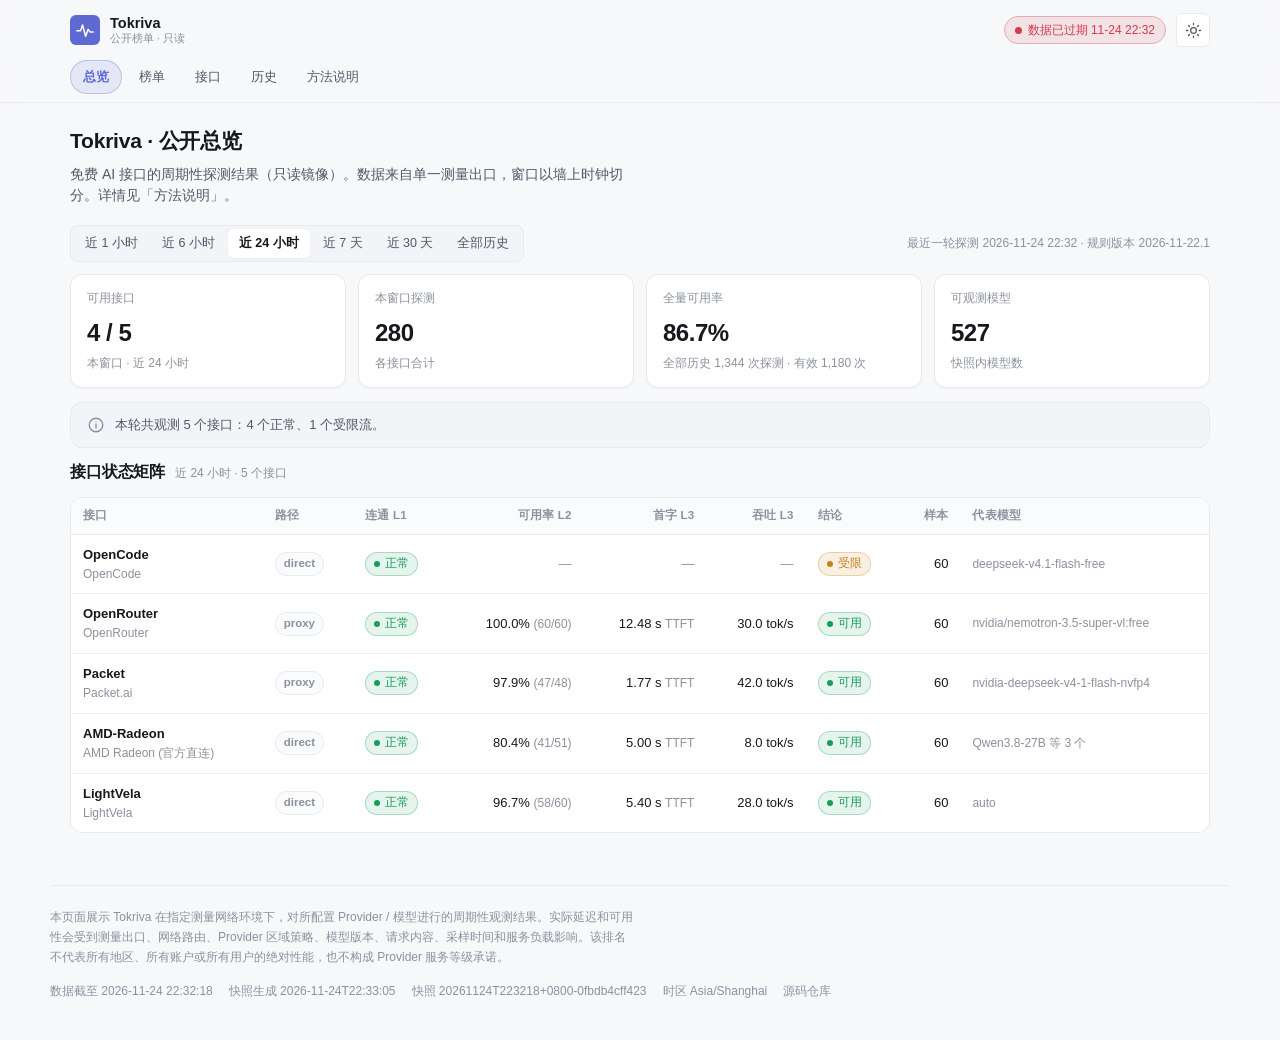
<file: index.html>
<!DOCTYPE html>
<html lang="zh-CN">
<head>
  <meta charset="UTF-8" />
  <meta name="viewport" content="width=device-width, initial-scale=1.0" />
  <meta name="color-scheme" content="light dark" />
  <meta name="description" content="Tokriva 公开榜单 · 免费 AI 接口的周期性探测结果（只读）" />
  <meta name="robots" content="index, follow" />
  <title>Tokriva · 公开榜单</title>
  <script>
    /* 主题引导：在样式表生效前落定 data-theme，避免深色偏好下闪白 */
    (function () {
      try {
        var t = localStorage.getItem('tokriva-pub-theme');
        if (!t) t = window.matchMedia && window.matchMedia('(prefers-color-scheme: dark)').matches ? 'dark' : 'light';
        document.documentElement.setAttribute('data-theme', t);
      } catch (e) { /* 忽略：隐私模式下 localStorage 不可用 */ }
    })();
  </script>
  <link rel="stylesheet" href="public.css" />
</head>
<body>
  <!-- ============ 图标精灵（仅公开页用到的一小撮） ============ -->
  <svg class="icon-sprite" aria-hidden="true" width="0" height="0" style="position:absolute">
    <symbol id="i-sun" viewBox="0 0 24 24" fill="none" stroke="currentColor" stroke-width="1.8" stroke-linecap="round" stroke-linejoin="round"><circle cx="12" cy="12" r="4"/><path d="M12 2v2M12 20v2M4.9 4.9l1.4 1.4M17.7 17.7l1.4 1.4M2 12h2M20 12h2M4.9 19.1l1.4-1.4M17.7 6.3l1.4-1.4"/></symbol>
    <symbol id="i-moon" viewBox="0 0 24 24" fill="none" stroke="currentColor" stroke-width="1.8" stroke-linecap="round" stroke-linejoin="round"><path d="M21 12.8A9 9 0 1 1 11.2 3a7 7 0 0 0 9.8 9.8Z"/></symbol>
    <symbol id="i-info" viewBox="0 0 24 24" fill="none" stroke="currentColor" stroke-width="1.8" stroke-linecap="round" stroke-linejoin="round"><circle cx="12" cy="12" r="9"/><path d="M12 11v5M12 8h.01"/></symbol>
    <symbol id="i-alert" viewBox="0 0 24 24" fill="none" stroke="currentColor" stroke-width="1.8" stroke-linecap="round" stroke-linejoin="round"><path d="M10.3 3.9 1.8 18a2 2 0 0 0 1.7 3h17a2 2 0 0 0 1.7-3L13.7 3.9a2 2 0 0 0-3.4 0Z"/><path d="M12 9v4M12 17h.01"/></symbol>
    <symbol id="i-external" viewBox="0 0 24 24" fill="none" stroke="currentColor" stroke-width="1.8" stroke-linecap="round" stroke-linejoin="round"><path d="M14 4h6v6M20 4l-9 9"/><path d="M18 14v5a1 1 0 0 1-1 1H5a1 1 0 0 1-1-1V7a1 1 0 0 1 1-1h5"/></symbol>
  </svg>

  <header class="pub-top">
    <div class="wrap pub-top-inner">
      <div class="brand">
        <span class="brand-mark" aria-hidden="true">
          <svg viewBox="0 0 32 32" fill="none"><path d="M3 17h6l3-9 5 18 4-11 3 4h5" stroke="currentColor" stroke-width="2.4" stroke-linecap="round" stroke-linejoin="round"/></svg>
        </span>
        <span class="brand-text">
          <strong>Tokriva</strong>
          <small>公开榜单 · 只读</small>
        </span>
      </div>
      <div class="top-right">
        <span class="fresh" id="freshBadge" data-fresh="unknown" title="数据新鲜度">
          <span class="dot"></span><span id="freshText">加载中…</span>
        </span>
        <button class="icon-btn" id="themeBtn" aria-label="切换深浅主题" title="切换深浅主题">
          <svg class="ico-sun"><use href="#i-sun"/></svg>
          <svg class="ico-moon"><use href="#i-moon"/></svg>
        </button>
      </div>
    </div>
    <nav class="pub-nav wrap" id="nav" aria-label="公开视图导航"></nav>
  </header>

  <main>
    <div class="wrap" id="view" tabindex="-1"></div>
  </main>

  <footer class="wrap pub-foot">
    <p class="disclaimer" id="disclaimer"></p>
    <div class="foot-meta" id="footMeta"></div>
  </footer>

  <script>window.TOKRIVA_PUBLIC_BUILD = true;</script>
  <script src="public.js"></script>
</body>
</html>
</file>
<file: public.css>
/* ============================================================
   Tokriva · 公开站样式（Public Site）
   ------------------------------------------------------------
   与 `web/styles.css`（管理端）**共用同一套设计语言**，但这是一个
   独立、单一用途的只读页面：没有写入口、没有管理视图、没有兜底演示数据。
   因此这里**不整包复制**管理端样式，只保留公开页真正用到的部分。

   来源：docs/public-data-policy.md（数据边界）
        报告《公开静态展示站架构设计与代码审查报告》§9.4 视觉建议
   ============================================================ */

:root {
  --accent: #5e6ad2;
  --accent-hover: #505bc4;
  --accent-soft: rgba(94, 106, 210, 0.12);
  --on-accent: #ffffff;

  --canvas: #f7f8fa;
  --surface-0: #ffffff;
  --surface-1: #ffffff;
  --surface-2: #fafbfc;
  --surface-3: #f2f4f7;
  --surface-hover: #f6f7f9;

  --line: #e8eaee;
  --line-soft: #eef0f3;
  --line-strong: #d8dce3;

  --ink: #16181d;
  --ink-2: #525866;
  --ink-3: #8b919e;
  --ink-4: #949aa6;

  --ok: #1a9c5b;      --ok-soft: rgba(26, 156, 91, 0.11);
  --warn: #c9821a;    --warn-soft: rgba(201, 130, 26, 0.12);
  --danger: #d13b4c;  --danger-soft: rgba(209, 59, 76, 0.11);
  --info: #3b7ddd;    --info-soft: rgba(59, 125, 221, 0.11);
  --neutral: #7a8290; --neutral-soft: rgba(122, 130, 144, 0.12);

  --sans: "Inter", -apple-system, BlinkMacSystemFont, "Segoe UI", "PingFang SC", "Microsoft YaHei", Roboto, sans-serif;
  --mono: "JetBrains Mono", ui-monospace, SFMono-Regular, Menlo, Consolas, "Liberation Mono", monospace;

  --r-xs: 4px; --r-sm: 6px; --r-md: 8px; --r-lg: 12px; --r-xl: 16px; --r-pill: 999px;

  --shadow-1: 0 1px 2px rgba(16, 20, 30, 0.04);
  --shadow-2: 0 2px 8px rgba(16, 20, 30, 0.06), 0 1px 2px rgba(16, 20, 30, 0.04);
  --shadow-3: 0 12px 32px rgba(16, 20, 30, 0.14), 0 2px 8px rgba(16, 20, 30, 0.06);

  --content-max: 1180px;
  color-scheme: light;
}

:root[data-theme="dark"] {
  --accent: #8b95ec;
  --accent-hover: #a3abf2;
  --accent-soft: rgba(139, 149, 236, 0.15);
  --on-accent: #10121a;

  --canvas: #08090c;
  --surface-0: #0e1014;
  --surface-1: #121419;
  --surface-2: #171a20;
  --surface-3: #1e2129;
  --surface-hover: #1a1d24;

  --line: #262a33;
  --line-soft: #1f222a;
  --line-strong: #363b46;

  --ink: #f2f3f5;
  --ink-2: #c2c7d1;
  --ink-3: #8a909c;
  --ink-4: #79808d;

  --ok: #4ed08b;    --ok-soft: rgba(78, 208, 139, 0.14);
  --warn: #e5a63f;  --warn-soft: rgba(229, 166, 63, 0.14);
  --danger: #f06b7b;--danger-soft: rgba(240, 107, 123, 0.14);
  --info: #6ea4f0;  --info-soft: rgba(110, 164, 240, 0.14);
  --neutral: #9aa1ae; --neutral-soft: rgba(154, 161, 174, 0.14);

  --shadow-1: 0 1px 2px rgba(0, 0, 0, 0.4);
  --shadow-2: 0 2px 10px rgba(0, 0, 0, 0.5);
  --shadow-3: 0 16px 40px rgba(0, 0, 0, 0.6);
  color-scheme: dark;
}

* { box-sizing: border-box; }
[hidden] { display: none !important; }
html { height: 100%; }
body {
  margin: 0;
  min-height: 100%;
  font-family: var(--sans);
  font-size: 14px;
  line-height: 1.55;
  color: var(--ink);
  background: var(--canvas);
  -webkit-font-smoothing: antialiased;
  text-rendering: optimizeLegibility;
}
a { color: inherit; text-decoration: none; }
button { cursor: pointer; border: 0; background: none; font: inherit; color: inherit; }
h1, h2, h3, h4 { margin: 0; font-weight: 600; letter-spacing: -0.01em; }
p { margin: 0; }

.wrap { width: 100%; max-width: var(--content-max); margin: 0 auto; padding: 0 20px; }
.mono { font-family: var(--mono); font-variant-numeric: tabular-nums; }
.tnum { font-variant-numeric: tabular-nums; }
.muted { color: var(--ink-3); }
.small { font-size: 12px; }
.nowrap { white-space: nowrap; }

/* ============ 顶部 ============ */
.pub-top {
  position: sticky; top: 0; z-index: 20;
  background: color-mix(in srgb, var(--canvas) 88%, transparent);
  backdrop-filter: saturate(160%) blur(10px);
  border-bottom: 1px solid var(--line);
}
.pub-top-inner { display: flex; align-items: center; gap: 16px; min-height: 60px; }
.brand { display: flex; align-items: center; gap: 10px; min-width: 0; }
.brand-mark {
  display: grid; place-items: center; width: 30px; height: 30px; flex: none;
  border-radius: var(--r-sm); background: var(--accent); color: var(--on-accent);
}
.brand-mark svg { width: 20px; height: 20px; }
.brand-text { display: flex; flex-direction: column; line-height: 1.15; min-width: 0; }
.brand-text strong { font-size: 14.5px; }
.brand-text small { font-size: 11px; color: var(--ink-3); }
.top-right { margin-left: auto; display: flex; align-items: center; gap: 10px; }

.fresh {
  display: inline-flex; align-items: center; gap: 6px;
  padding: 4px 10px; border-radius: var(--r-pill);
  font-size: 12px; border: 1px solid var(--line-strong); background: var(--surface-1);
  white-space: nowrap;
}
.fresh .dot { width: 7px; height: 7px; border-radius: 50%; flex: none; background: var(--neutral); }
.fresh[data-fresh="fresh"]   { color: var(--ok);     border-color: color-mix(in srgb, var(--ok) 35%, var(--line)); background: var(--ok-soft); }
.fresh[data-fresh="fresh"] .dot { background: var(--ok); }
.fresh[data-fresh="stale"]   { color: var(--warn);   border-color: color-mix(in srgb, var(--warn) 35%, var(--line)); background: var(--warn-soft); }
.fresh[data-fresh="stale"] .dot { background: var(--warn); }
.fresh[data-fresh="expired"] { color: var(--danger); border-color: color-mix(in srgb, var(--danger) 35%, var(--line)); background: var(--danger-soft); }
.fresh[data-fresh="expired"] .dot { background: var(--danger); }
.fresh[data-fresh="unknown"] { color: var(--ink-3); }

.icon-btn {
  display: grid; place-items: center; width: 34px; height: 34px; border-radius: var(--r-sm);
  border: 1px solid var(--line); background: var(--surface-1); color: var(--ink-2);
}
.icon-btn:hover { background: var(--surface-hover); color: var(--ink); }
.icon-btn svg { width: 17px; height: 17px; }
:root[data-theme="dark"] .ico-sun,
:root:not([data-theme="dark"]) .ico-moon { display: none; }

/* ============ 导航 ============ */
.pub-nav { display: flex; gap: 4px; overflow-x: auto; padding-bottom: 8px; scrollbar-width: none; }
.pub-nav::-webkit-scrollbar { display: none; }
.tab {
  padding: 6px 12px; border-radius: var(--r-pill); font-size: 13px; color: var(--ink-2);
  border: 1px solid transparent; white-space: nowrap;
}
.tab:hover { background: var(--surface-hover); color: var(--ink); }
.tab.is-active { background: var(--accent-soft); color: var(--accent); border-color: color-mix(in srgb, var(--accent) 30%, transparent); font-weight: 600; }

/* ============ 主体 ============ */
main { padding: 22px 0 40px; }
.section + .section { margin-top: 26px; }
.section-head { display: flex; align-items: baseline; gap: 10px; flex-wrap: wrap; margin-bottom: 12px; }
.section-head h2 { font-size: 16px; }
.section-head .hint { font-size: 12px; color: var(--ink-3); }

.page-head { margin-bottom: 18px; }
.page-head h1 { font-size: 21px; }
.page-head .lede { margin-top: 6px; color: var(--ink-2); max-width: 72ch; }

.card {
  background: var(--surface-1); border: 1px solid var(--line); border-radius: var(--r-lg);
  box-shadow: var(--shadow-1);
}
.card-pad { padding: 14px 16px; }

.kpis { display: grid; grid-template-columns: repeat(4, 1fr); gap: 12px; }
.kpi { padding: 14px 16px; }
.kpi .k-label { font-size: 12px; color: var(--ink-3); }
.kpi .k-value { margin-top: 6px; font-size: 24px; font-weight: 650; letter-spacing: -0.02em; font-variant-numeric: tabular-nums; }
.kpi .k-sub { margin-top: 3px; font-size: 12px; color: var(--ink-3); }
.kpi .k-value .unit { font-size: 13px; font-weight: 500; color: var(--ink-3); margin-left: 3px; }

.status-line {
  display: flex; align-items: flex-start; gap: 10px; padding: 12px 16px;
  border-radius: var(--r-lg); background: var(--surface-3); border: 1px solid var(--line);
}
.status-line .ico { flex: none; width: 18px; height: 18px; margin-top: 1px; color: var(--ink-3); }
.status-line p { font-size: 13px; color: var(--ink-2); }

/* ============ 表格 ============ */
.table-scroll { overflow-x: auto; border: 1px solid var(--line); border-radius: var(--r-lg); background: var(--surface-1); }
table { width: 100%; border-collapse: collapse; font-size: 13px; }
thead th {
  position: sticky; top: 0; z-index: 1;
  text-align: left; font-weight: 600; font-size: 11.5px; letter-spacing: 0.02em;
  text-transform: uppercase; color: var(--ink-3);
  background: var(--surface-2); border-bottom: 1px solid var(--line);
  padding: 9px 12px; white-space: nowrap;
}
tbody td { padding: 10px 12px; border-bottom: 1px solid var(--line-soft); vertical-align: middle; }
tbody tr:last-child td { border-bottom: 0; }
tbody tr:hover { background: var(--surface-hover); }
td.num, th.num { text-align: right; font-variant-numeric: tabular-nums; }
.rank-no { display: inline-grid; place-items: center; width: 22px; height: 22px; border-radius: var(--r-xs); background: var(--surface-3); color: var(--ink-2); font-size: 12px; font-weight: 600; }
.rank-no.top1 { background: var(--accent); color: var(--on-accent); }
.model-cell { display: flex; flex-direction: column; gap: 1px; min-width: 190px; }
.model-cell .m-name { font-weight: 550; }
.model-cell .m-id { font-size: 11px; color: var(--ink-3); font-family: var(--mono); }
.ep-cell { white-space: nowrap; }

/* ============ 徽标 ============ */
.badge {
  display: inline-flex; align-items: center; gap: 5px;
  padding: 2px 8px; border-radius: var(--r-pill);
  font-size: 11.5px; font-weight: 550; border: 1px solid var(--line);
  background: var(--surface-2); color: var(--ink-2); white-space: nowrap;
}
.badge .dot { width: 6px; height: 6px; border-radius: 50%; flex: none; }
.badge.ok    { color: var(--ok);     background: var(--ok-soft);     border-color: color-mix(in srgb, var(--ok) 30%, transparent); }
.badge.ok .dot { background: var(--ok); }
.badge.warn  { color: var(--warn);   background: var(--warn-soft);   border-color: color-mix(in srgb, var(--warn) 30%, transparent); }
.badge.warn .dot { background: var(--warn); }
.badge.danger{ color: var(--danger); background: var(--danger-soft); border-color: color-mix(in srgb, var(--danger) 30%, transparent); }
.badge.danger .dot { background: var(--danger); }
.badge.info  { color: var(--info);   background: var(--info-soft);   border-color: color-mix(in srgb, var(--info) 30%, transparent); }
.badge.info .dot { background: var(--info); }
.badge.plain { color: var(--ink-3); }

/* 分段控件 */
.seg { display: inline-flex; padding: 3px; gap: 2px; border-radius: var(--r-md); background: var(--surface-3); border: 1px solid var(--line); }
.seg button { padding: 5px 11px; border-radius: var(--r-sm); font-size: 12.5px; color: var(--ink-2); white-space: nowrap; }
.seg button:hover { color: var(--ink); }
.seg button.is-active { background: var(--surface-0); color: var(--ink); font-weight: 600; box-shadow: var(--shadow-1); }

.toolbar { display: flex; align-items: center; gap: 12px; flex-wrap: wrap; margin-bottom: 12px; }
.toolbar .spacer { margin-left: auto; }

/* ============ 端点卡片 ============ */
.ep-grid { display: grid; grid-template-columns: repeat(auto-fill, minmax(280px, 1fr)); gap: 12px; }
.ep-card { padding: 14px 16px; display: flex; flex-direction: column; gap: 10px; }
.ep-card .ep-top { display: flex; align-items: flex-start; gap: 10px; }
.ep-card .ep-name { font-weight: 600; }
.ep-card .ep-sub { font-size: 12px; color: var(--ink-3); }
.ep-card .ep-top .badge { margin-left: auto; flex: none; }
.ep-stats { display: grid; grid-template-columns: repeat(3, 1fr); gap: 8px; }
.ep-stat { display: flex; flex-direction: column; gap: 1px; }
.ep-stat .s-label { font-size: 11px; color: var(--ink-3); }
.ep-stat .s-value { font-size: 13.5px; font-weight: 600; font-variant-numeric: tabular-nums; }
.bar { height: 5px; border-radius: var(--r-pill); background: var(--surface-3); overflow: hidden; }
.bar > i { display: block; height: 100%; border-radius: inherit; background: var(--ok); }
.bar[data-level="warn"] > i { background: var(--warn); }
.bar[data-level="danger"] > i { background: var(--danger); }
.bar[data-level="none"] > i { background: var(--ink-4); }   /* 无有效样本：中性，不冒充「正常/危险」 */

/* ============ 图表 ============ */
.chart-card { padding: 14px 16px 6px; }
.chart-head { display: flex; align-items: baseline; gap: 10px; margin-bottom: 8px; flex-wrap: wrap; }
.chart-head h3 { font-size: 14px; }
.legend { display: flex; gap: 14px; margin-left: auto; font-size: 12px; color: var(--ink-3); flex-wrap: wrap; }
.legend span { display: inline-flex; align-items: center; gap: 6px; }
.legend i { width: 10px; height: 10px; border-radius: 3px; display: inline-block; }
.chart-svg { width: 100%; height: 180px; display: block; }
.axis-text { font-size: 10px; fill: var(--ink-3); font-family: var(--mono); }
.grid-line { stroke: var(--line-soft); stroke-width: 1; }
.bar-rect { fill: color-mix(in srgb, var(--accent) 26%, transparent); }
.line-path { fill: none; stroke: var(--ok); stroke-width: 2; stroke-linejoin: round; stroke-linecap: round; }
.dot-ok { fill: var(--ok); }

/* ============ 方法说明 ============ */
.prose { max-width: 78ch; }
.prose h3 { font-size: 14px; margin: 18px 0 6px; }
.prose h3:first-child { margin-top: 0; }
.prose p, .prose li { color: var(--ink-2); font-size: 13px; }
.prose ul { margin: 6px 0; padding-left: 20px; }
.prose li + li { margin-top: 3px; }
.kv { display: grid; grid-template-columns: 168px 1fr; gap: 6px 14px; font-size: 13px; }
.kv dt { color: var(--ink-3); }
.kv dd { margin: 0; }
code { font-family: var(--mono); font-size: 12px; background: var(--surface-3); padding: 1px 5px; border-radius: var(--r-xs); }

/* ============ 页脚 ============ */
.pub-foot { border-top: 1px solid var(--line); margin-top: 12px; padding: 22px 0 40px; }
.pub-foot .disclaimer { font-size: 12px; color: var(--ink-3); max-width: 88ch; line-height: 1.65; }
.pub-foot .foot-meta { display: flex; gap: 16px; flex-wrap: wrap; margin-top: 14px; font-size: 12px; color: var(--ink-3); }

/* ============ 状态提示 ============ */
.notice {
  display: flex; align-items: flex-start; gap: 12px; padding: 14px 16px;
  border-radius: var(--r-lg); border: 1px solid var(--line); background: var(--surface-1);
}
.notice .n-ico { flex: none; width: 20px; height: 20px; color: var(--ink-3); margin-top: 1px; }
.notice.error { border-color: color-mix(in srgb, var(--danger) 35%, var(--line)); background: var(--danger-soft); }
.notice.error .n-ico { color: var(--danger); }
.notice h3 { font-size: 14px; }
.notice p { font-size: 13px; color: var(--ink-2); margin-top: 3px; }
.notice code { font-size: 11.5px; }

.skeleton { background: var(--surface-3); border-radius: var(--r-sm); }
.loading-rows { display: flex; flex-direction: column; gap: 10px; padding: 16px; }
.loading-rows .skeleton { height: 14px; }

.empty { padding: 28px 16px; text-align: center; color: var(--ink-3); font-size: 13px; }

/* ============ 响应式 ============ */
@media (max-width: 900px) {
  .kpis { grid-template-columns: repeat(2, 1fr); }
}
@media (max-width: 720px) {
  .ep-grid { grid-template-columns: 1fr; }
  .kv { grid-template-columns: 1fr; }
  .kv dt { margin-top: 6px; }
  .page-head h1 { font-size: 19px; }
}
@media (max-width: 520px) {
  .brand-text small { display: none; }
  .kpi .k-value { font-size: 21px; }
}

/* 尊重系统的减少动效偏好 */
@media (prefers-reduced-motion: reduce) {
  * { animation-duration: 0.01ms !important; transition-duration: 0.01ms !important; }
}
</file>
